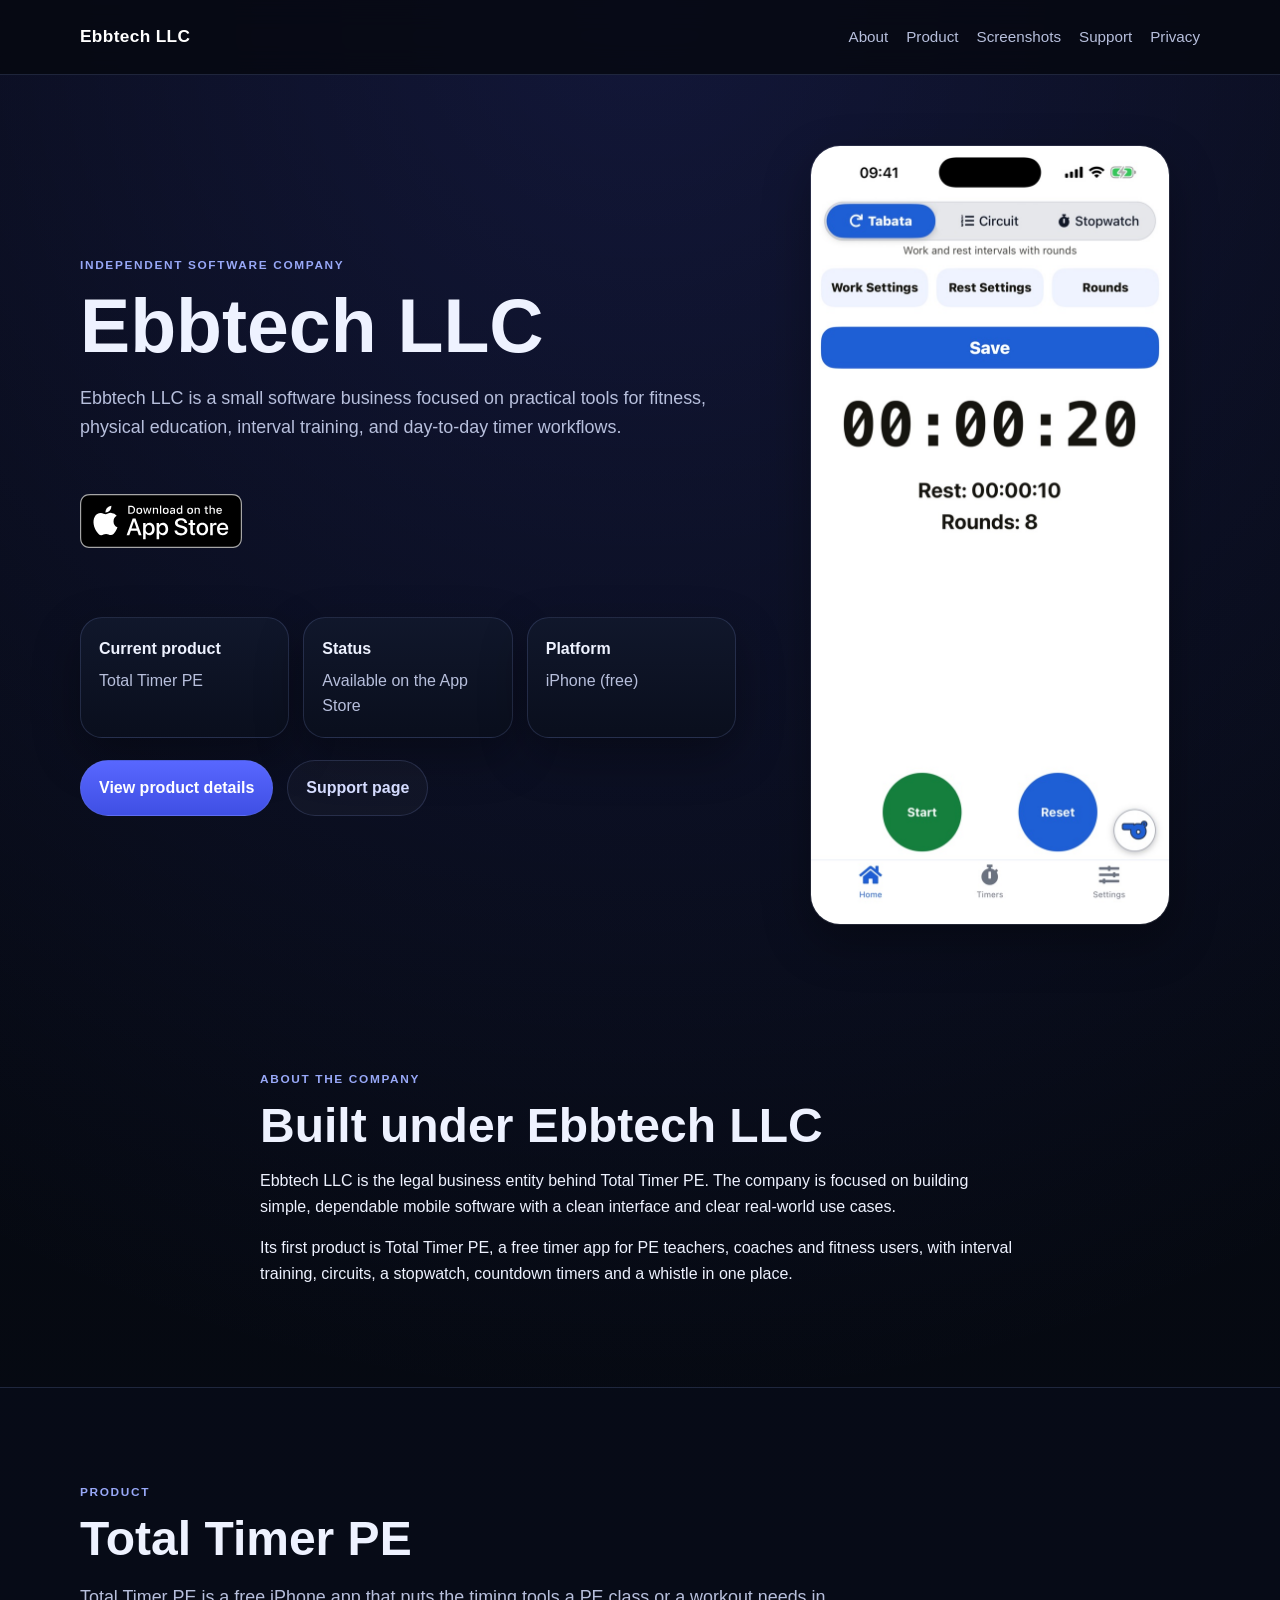
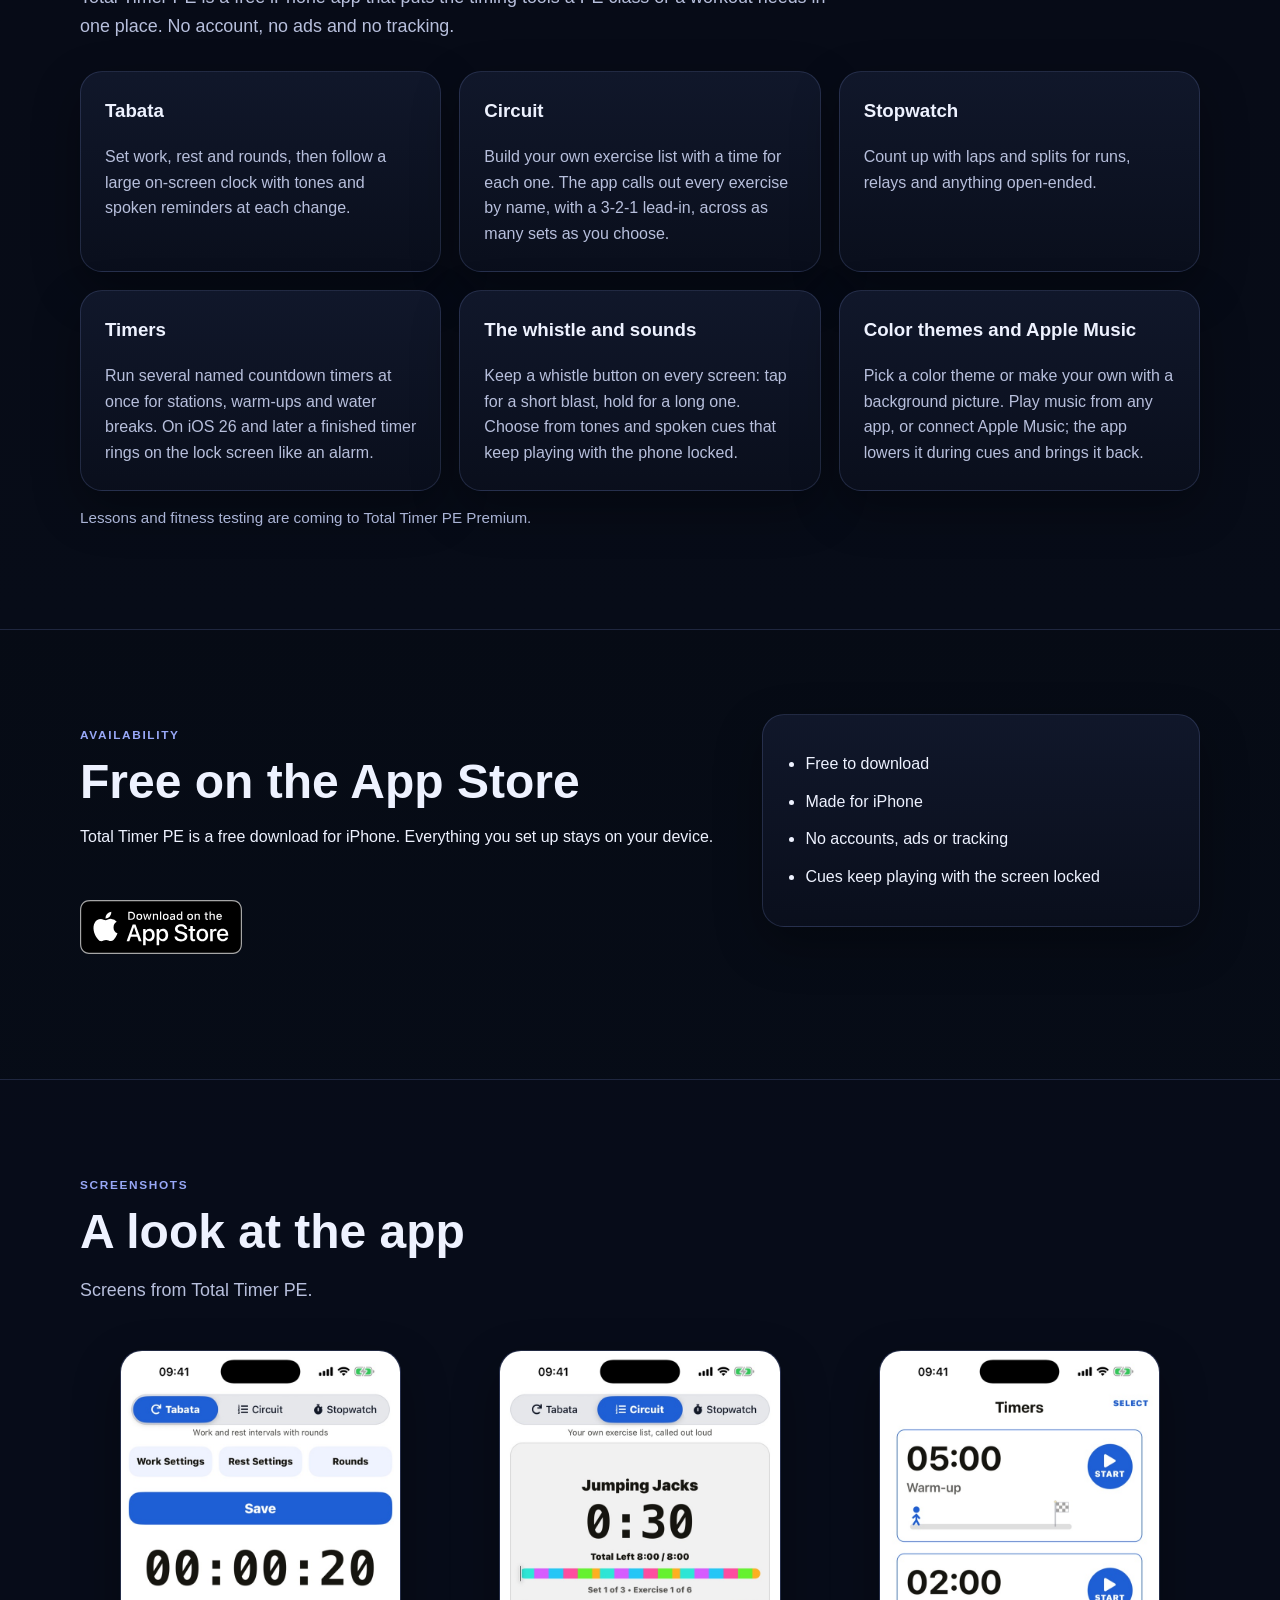
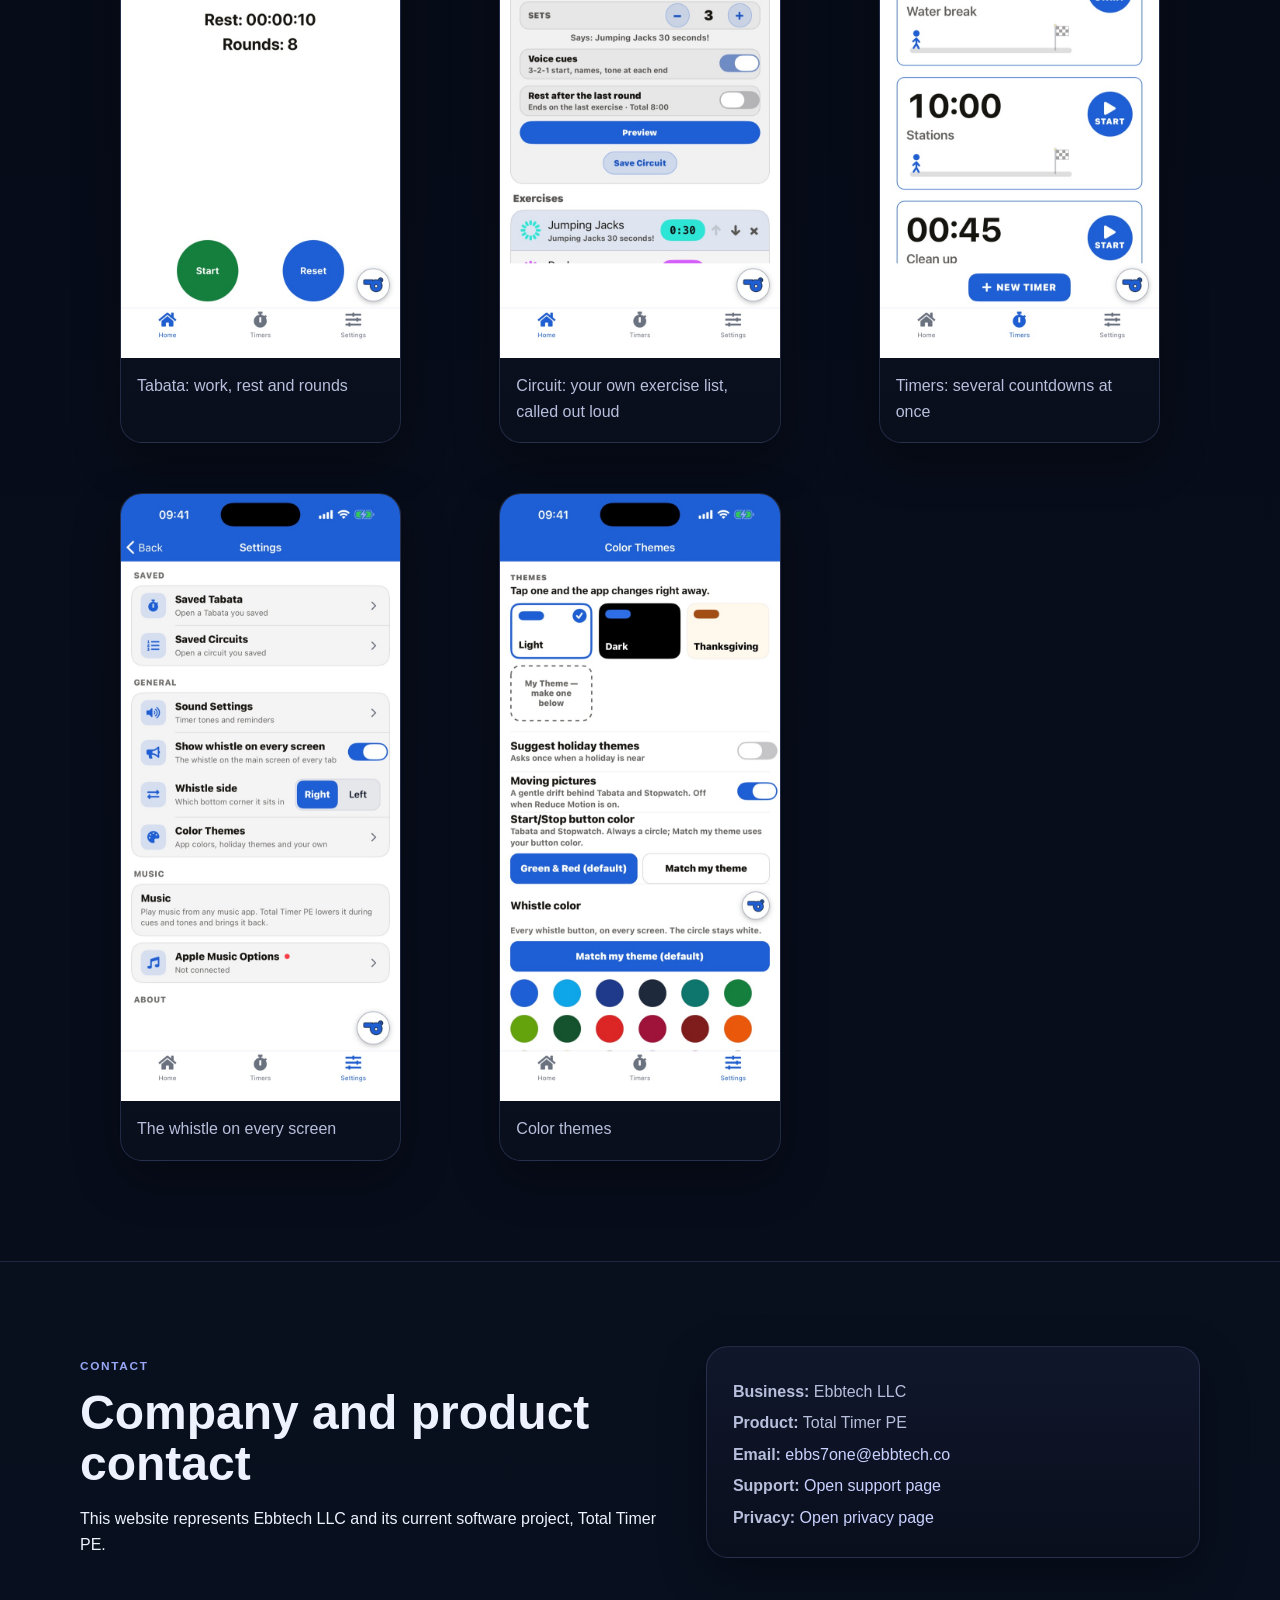
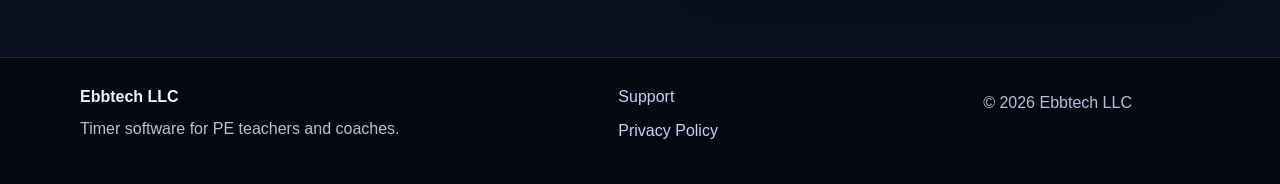
<file: site/index.html>
<!doctype html>
<html lang="en">
<head>
  <meta charset="UTF-8" />
  <meta name="viewport" content="width=device-width, initial-scale=1.0" />
  <title>Ebbtech LLC | Total Timer PE</title>
  <meta name="description" content="Ebbtech LLC makes Total Timer PE, a free iPhone timer app for PE teachers and coaches: Tabata, Circuit, Stopwatch, Timers and a whistle. Free on the App Store." />
  <link rel="stylesheet" href="styles.css" />
</head>
<body>
  <header class="site-header">
    <div class="container nav">
      <a class="brand" href="index.html">Ebbtech LLC</a>
      <nav>
        <a href="#about">About</a>
        <a href="#product">Product</a>
        <a href="#screenshots">Screenshots</a>
        <a href="support.html">Support</a>
        <a href="privacy.html">Privacy</a>
      </nav>
    </div>
  </header>

  <main>
    <section class="hero">
      <div class="container hero-grid">
        <div>
          <p class="eyebrow">Independent software company</p>
          <h1>Ebbtech LLC</h1>
          <p class="lead">
            Ebbtech LLC is a small software business focused on practical tools for fitness, physical education,
            interval training, and day-to-day timer workflows.
          </p>
          <a class="app-store-badge" href="https://apps.apple.com/app/id6764122848">
            <img src="assets/badges/download-on-the-app-store.svg" width="120" height="40" alt="Download on the App Store" />
          </a>
          <div class="status-card">
            <div>
              <strong>Current product</strong>
              <p>Total Timer PE</p>
            </div>
            <div>
              <strong>Status</strong>
              <p>Available on the App Store</p>
            </div>
            <div>
              <strong>Platform</strong>
              <p>iPhone (free)</p>
            </div>
          </div>
          <div class="button-row">
            <a class="button primary" href="#product">View product details</a>
            <a class="button secondary" href="support.html">Support page</a>
          </div>
        </div>
        <div class="hero-shot-wrap">
          <img class="hero-shot" src="assets/images/tabata.jpg" width="720" height="1564" alt="Total Timer PE Tabata screen with work, rest and rounds" />
        </div>
      </div>
    </section>

    <section id="about" class="section">
      <div class="container narrow">
        <p class="eyebrow">About the company</p>
        <h2>Built under Ebbtech LLC</h2>
        <p>
          Ebbtech LLC is the legal business entity behind Total Timer PE. The company is focused on building simple,
          dependable mobile software with a clean interface and clear real-world use cases.
        </p>
        <p>
          Its first product is Total Timer PE, a free timer app for PE teachers, coaches and fitness users, with
          interval training, circuits, a stopwatch, countdown timers and a whistle in one place.
        </p>
      </div>
    </section>

    <section id="product" class="section section-alt">
      <div class="container">
        <p class="eyebrow">Product</p>
        <h2>Total Timer PE</h2>
        <p class="section-intro">
          Total Timer PE is a free iPhone app that puts the timing tools a PE class or a workout needs in one place.
          No account, no ads and no tracking.
        </p>

        <div class="feature-grid">
          <article class="card">
            <h3>Tabata</h3>
            <p>
              Set work, rest and rounds, then follow a large on-screen clock with tones and spoken reminders at
              each change.
            </p>
          </article>
          <article class="card">
            <h3>Circuit</h3>
            <p>
              Build your own exercise list with a time for each one. The app calls out every exercise by name, with a
              3-2-1 lead-in, across as many sets as you choose.
            </p>
          </article>
          <article class="card">
            <h3>Stopwatch</h3>
            <p>
              Count up with laps and splits for runs, relays and anything open-ended.
            </p>
          </article>
          <article class="card">
            <h3>Timers</h3>
            <p>
              Run several named countdown timers at once for stations, warm-ups and water breaks. On iOS 26 and later a
              finished timer rings on the lock screen like an alarm.
            </p>
          </article>
          <article class="card">
            <h3>The whistle and sounds</h3>
            <p>
              Keep a whistle button on every screen: tap for a short blast, hold for a long one. Choose from tones and
              spoken cues that keep playing with the phone locked.
            </p>
          </article>
          <article class="card">
            <h3>Color themes and Apple Music</h3>
            <p>
              Pick a color theme or make your own with a background picture. Play music from any app, or connect
              Apple Music; the app lowers it during cues and brings it back.
            </p>
          </article>
        </div>

        <p class="note">Lessons and fitness testing are coming to Total Timer PE Premium.</p>
      </div>
    </section>

    <section class="section">
      <div class="container roadmap">
        <div>
          <p class="eyebrow">Availability</p>
          <h2>Free on the App Store</h2>
          <p>
            Total Timer PE is a free download for iPhone. Everything you set up stays on your device.
          </p>
          <a class="app-store-badge" href="https://apps.apple.com/app/id6764122848">
            <img src="assets/badges/download-on-the-app-store.svg" width="120" height="40" alt="Download on the App Store" />
          </a>
        </div>
        <ul class="checklist">
          <li>Free to download</li>
          <li>Made for iPhone</li>
          <li>No accounts, ads or tracking</li>
          <li>Cues keep playing with the screen locked</li>
        </ul>
      </div>
    </section>

    <section id="screenshots" class="section section-alt">
      <div class="container">
        <p class="eyebrow">Screenshots</p>
        <h2>A look at the app</h2>
        <p class="section-intro">
          Screens from Total Timer PE.
        </p>

        <div class="gallery">
          <figure class="shot-card">
            <img src="assets/images/tabata.jpg" width="720" height="1564" loading="lazy" alt="Tabata screen with work, rest and rounds settings" />
            <figcaption>Tabata: work, rest and rounds</figcaption>
          </figure>
          <figure class="shot-card">
            <img src="assets/images/circuit.jpg" width="720" height="1564" loading="lazy" alt="Circuit screen with an exercise list and a 30-second Jumping Jacks clock" />
            <figcaption>Circuit: your own exercise list, called out loud</figcaption>
          </figure>
          <figure class="shot-card">
            <img src="assets/images/timers.jpg" width="720" height="1564" loading="lazy" alt="Timers tab with four named countdown timers" />
            <figcaption>Timers: several countdowns at once</figcaption>
          </figure>
          <figure class="shot-card">
            <img src="assets/images/whistle-settings.jpg" width="720" height="1564" loading="lazy" alt="Settings screen with the whistle, saved workouts and music options" />
            <figcaption>The whistle on every screen</figcaption>
          </figure>
          <figure class="shot-card">
            <img src="assets/images/color-themes.jpg" width="720" height="1564" loading="lazy" alt="Color Themes screen with theme and whistle color choices" />
            <figcaption>Color themes</figcaption>
          </figure>
        </div>
      </div>
    </section>

    <section class="section">
      <div class="container contact-box">
        <div>
          <p class="eyebrow">Contact</p>
          <h2>Company and product contact</h2>
          <p>
            This website represents Ebbtech LLC and its current software project, Total Timer PE.
          </p>
        </div>
        <div class="contact-card">
          <p><strong>Business:</strong> Ebbtech LLC</p>
          <p><strong>Product:</strong> Total Timer PE</p>
          <p><strong>Email:</strong> <a href="mailto:ebbs7one@ebbtech.co">ebbs7one@ebbtech.co</a></p>
          <p><strong>Support:</strong> <a href="support.html">Open support page</a></p>
          <p><strong>Privacy:</strong> <a href="privacy.html">Open privacy page</a></p>
        </div>
      </div>
    </section>
  </main>

  <footer class="site-footer">
    <div class="container footer-grid">
      <div>
        <strong>Ebbtech LLC</strong>
        <p>Timer software for PE teachers and coaches.</p>
      </div>
      <div>
        <a href="support.html">Support</a>
        <a href="privacy.html">Privacy Policy</a>
      </div>
      <div>
        <p>&copy; <span id="year"></span> Ebbtech LLC</p>
      </div>
    </div>
  </footer>

  <script>
    document.getElementById('year').textContent = new Date().getFullYear();
  </script>
</body>
</html>
</file>
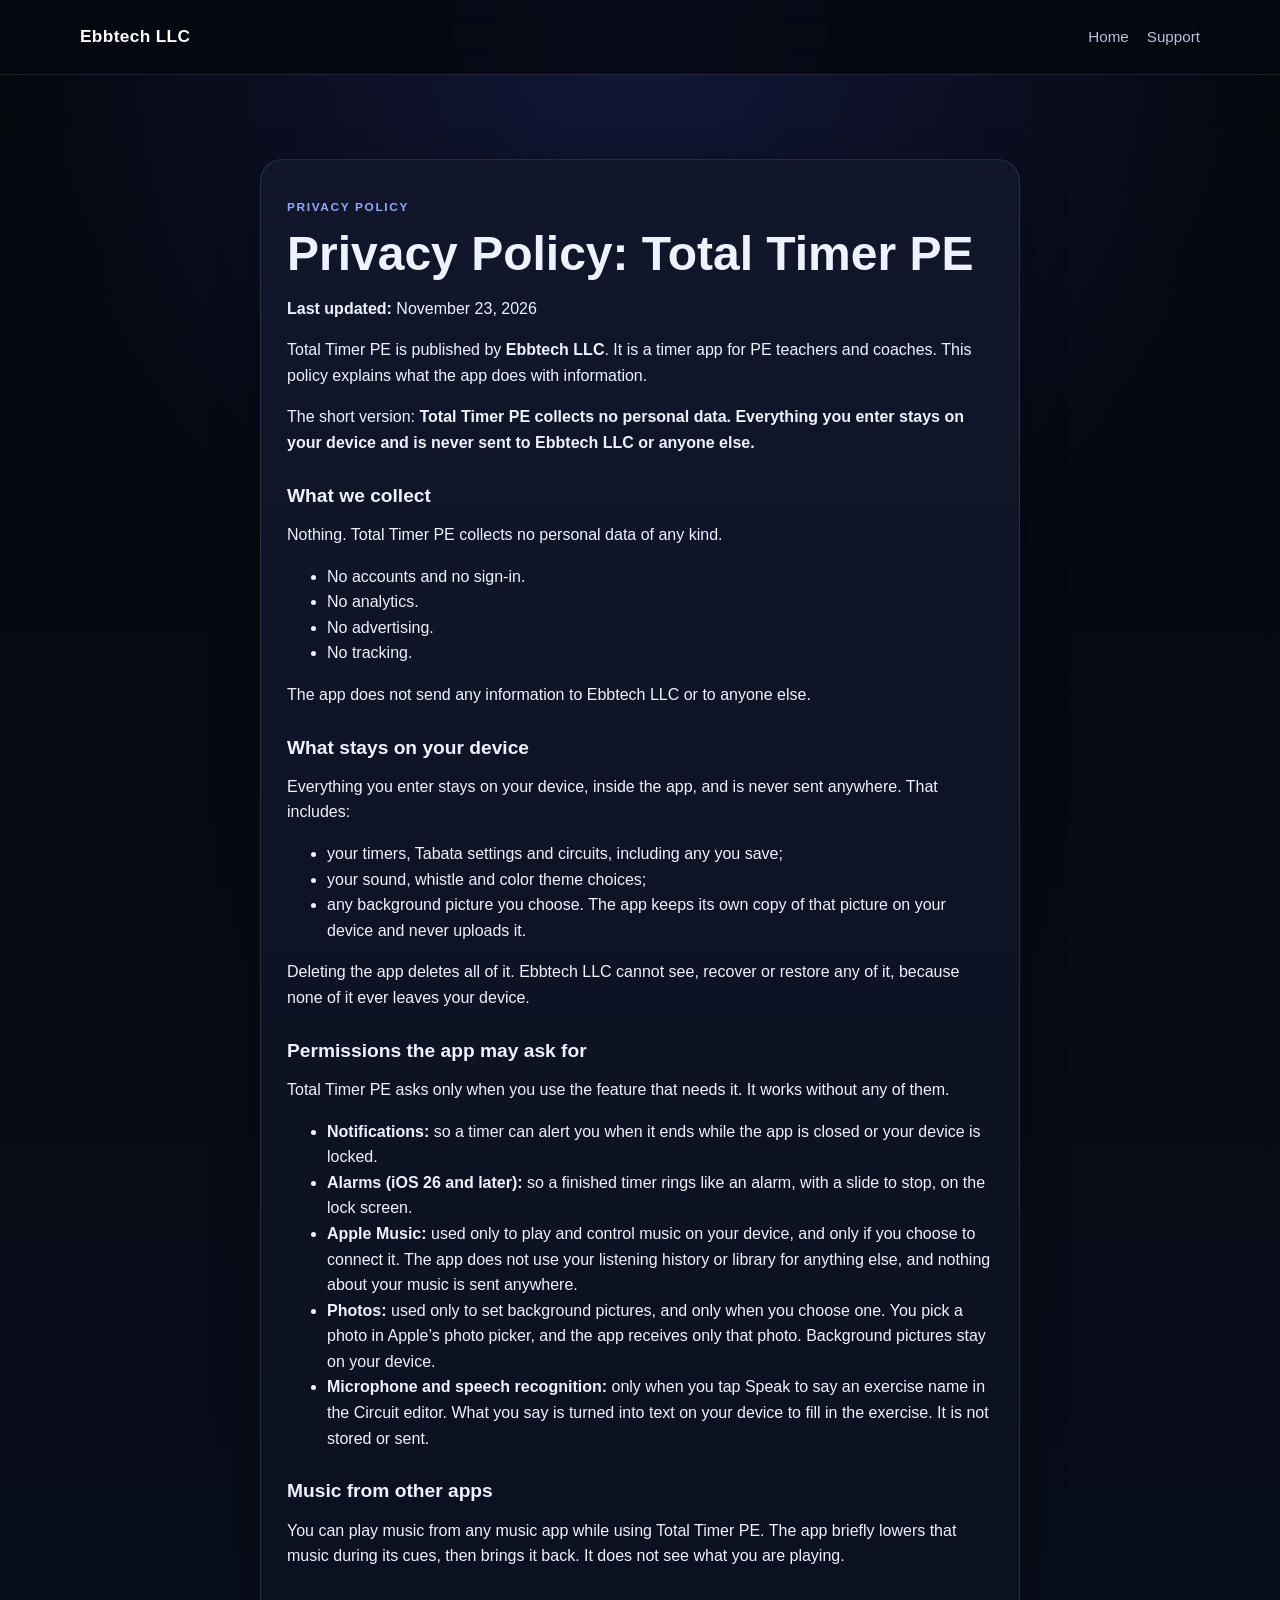
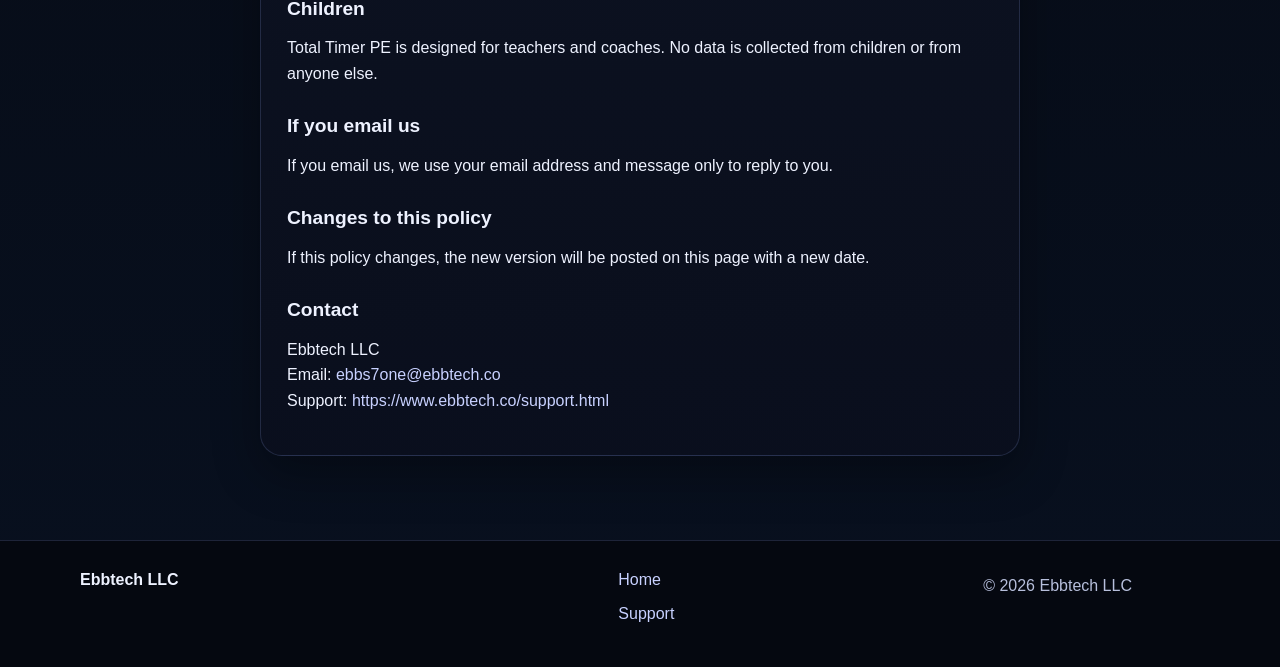
<file: site/privacy.html>
<!doctype html>
<html lang="en">
<head>
  <meta charset="UTF-8" />
  <meta name="viewport" content="width=device-width, initial-scale=1.0" />
  <title>Privacy Policy | Ebbtech LLC</title>
  <meta name="description" content="Privacy policy for Total Timer PE by Ebbtech LLC. The app collects no personal data." />
  <link rel="stylesheet" href="styles.css" />
</head>
<body>
  <header class="site-header">
    <div class="container nav">
      <a class="brand" href="index.html">Ebbtech LLC</a>
      <nav>
        <a href="index.html">Home</a>
        <a href="support.html">Support</a>
      </nav>
    </div>
  </header>

  <main class="section">
    <div class="container narrow legal-card">
      <p class="eyebrow">Privacy Policy</p>
      <h1>Privacy Policy: Total Timer PE</h1>
      <p><strong>Last updated:</strong> November 23, 2026</p>

      <p>
        Total Timer PE is published by <strong>Ebbtech LLC</strong>. It is a timer app for PE teachers and coaches.
        This policy explains what the app does with information.
      </p>
      <p>
        The short version: <strong>Total Timer PE collects no personal data. Everything you enter stays on your device
        and is never sent to Ebbtech LLC or anyone else.</strong>
      </p>

      <h2>What we collect</h2>
      <p>Nothing. Total Timer PE collects no personal data of any kind.</p>
      <ul>
        <li>No accounts and no sign-in.</li>
        <li>No analytics.</li>
        <li>No advertising.</li>
        <li>No tracking.</li>
      </ul>
      <p>The app does not send any information to Ebbtech LLC or to anyone else.</p>

      <h2>What stays on your device</h2>
      <p>Everything you enter stays on your device, inside the app, and is never sent anywhere. That includes:</p>
      <ul>
        <li>your timers, Tabata settings and circuits, including any you save;</li>
        <li>your sound, whistle and color theme choices;</li>
        <li>any background picture you choose. The app keeps its own copy of that picture on your device and never uploads it.</li>
      </ul>
      <p>
        Deleting the app deletes all of it. Ebbtech LLC cannot see, recover or restore any of it, because none of it
        ever leaves your device.
      </p>

      <h2>Permissions the app may ask for</h2>
      <p>Total Timer PE asks only when you use the feature that needs it. It works without any of them.</p>
      <ul>
        <li><strong>Notifications:</strong> so a timer can alert you when it ends while the app is closed or your device is locked.</li>
        <li><strong>Alarms (iOS 26 and later):</strong> so a finished timer rings like an alarm, with a slide to stop, on the lock screen.</li>
        <li><strong>Apple Music:</strong> used only to play and control music on your device, and only if you choose to connect it.
          The app does not use your listening history or library for anything else, and nothing about your music is sent anywhere.</li>
        <li><strong>Photos:</strong> used only to set background pictures, and only when you choose one. You pick a photo in
          Apple&rsquo;s photo picker, and the app receives only that photo. Background pictures stay on your device.</li>
        <li><strong>Microphone and speech recognition:</strong> only when you tap Speak to say an exercise name in the Circuit
          editor. What you say is turned into text on your device to fill in the exercise. It is not stored or sent.</li>
      </ul>

      <h2>Music from other apps</h2>
      <p>
        You can play music from any music app while using Total Timer PE. The app briefly lowers that music during its
        cues, then brings it back. It does not see what you are playing.
      </p>

      <h2>Children</h2>
      <p>
        Total Timer PE is designed for teachers and coaches. No data is collected from children or from anyone else.
      </p>

      <h2>If you email us</h2>
      <p>If you email us, we use your email address and message only to reply to you.</p>

      <h2>Changes to this policy</h2>
      <p>If this policy changes, the new version will be posted on this page with a new date.</p>

      <h2>Contact</h2>
      <p>
        Ebbtech LLC<br />
        Email: <a href="mailto:ebbs7one@ebbtech.co">ebbs7one@ebbtech.co</a><br />
        Support: <a href="support.html">https://www.ebbtech.co/support.html</a>
      </p>
    </div>
  </main>

  <footer class="site-footer">
    <div class="container footer-grid">
      <div><strong>Ebbtech LLC</strong></div>
      <div>
        <a href="index.html">Home</a>
        <a href="support.html">Support</a>
      </div>
      <div><p>&copy; <span id="year"></span> Ebbtech LLC</p></div>
    </div>
  </footer>

  <script>
    document.getElementById('year').textContent = new Date().getFullYear();
  </script>
</body>
</html>
</file>
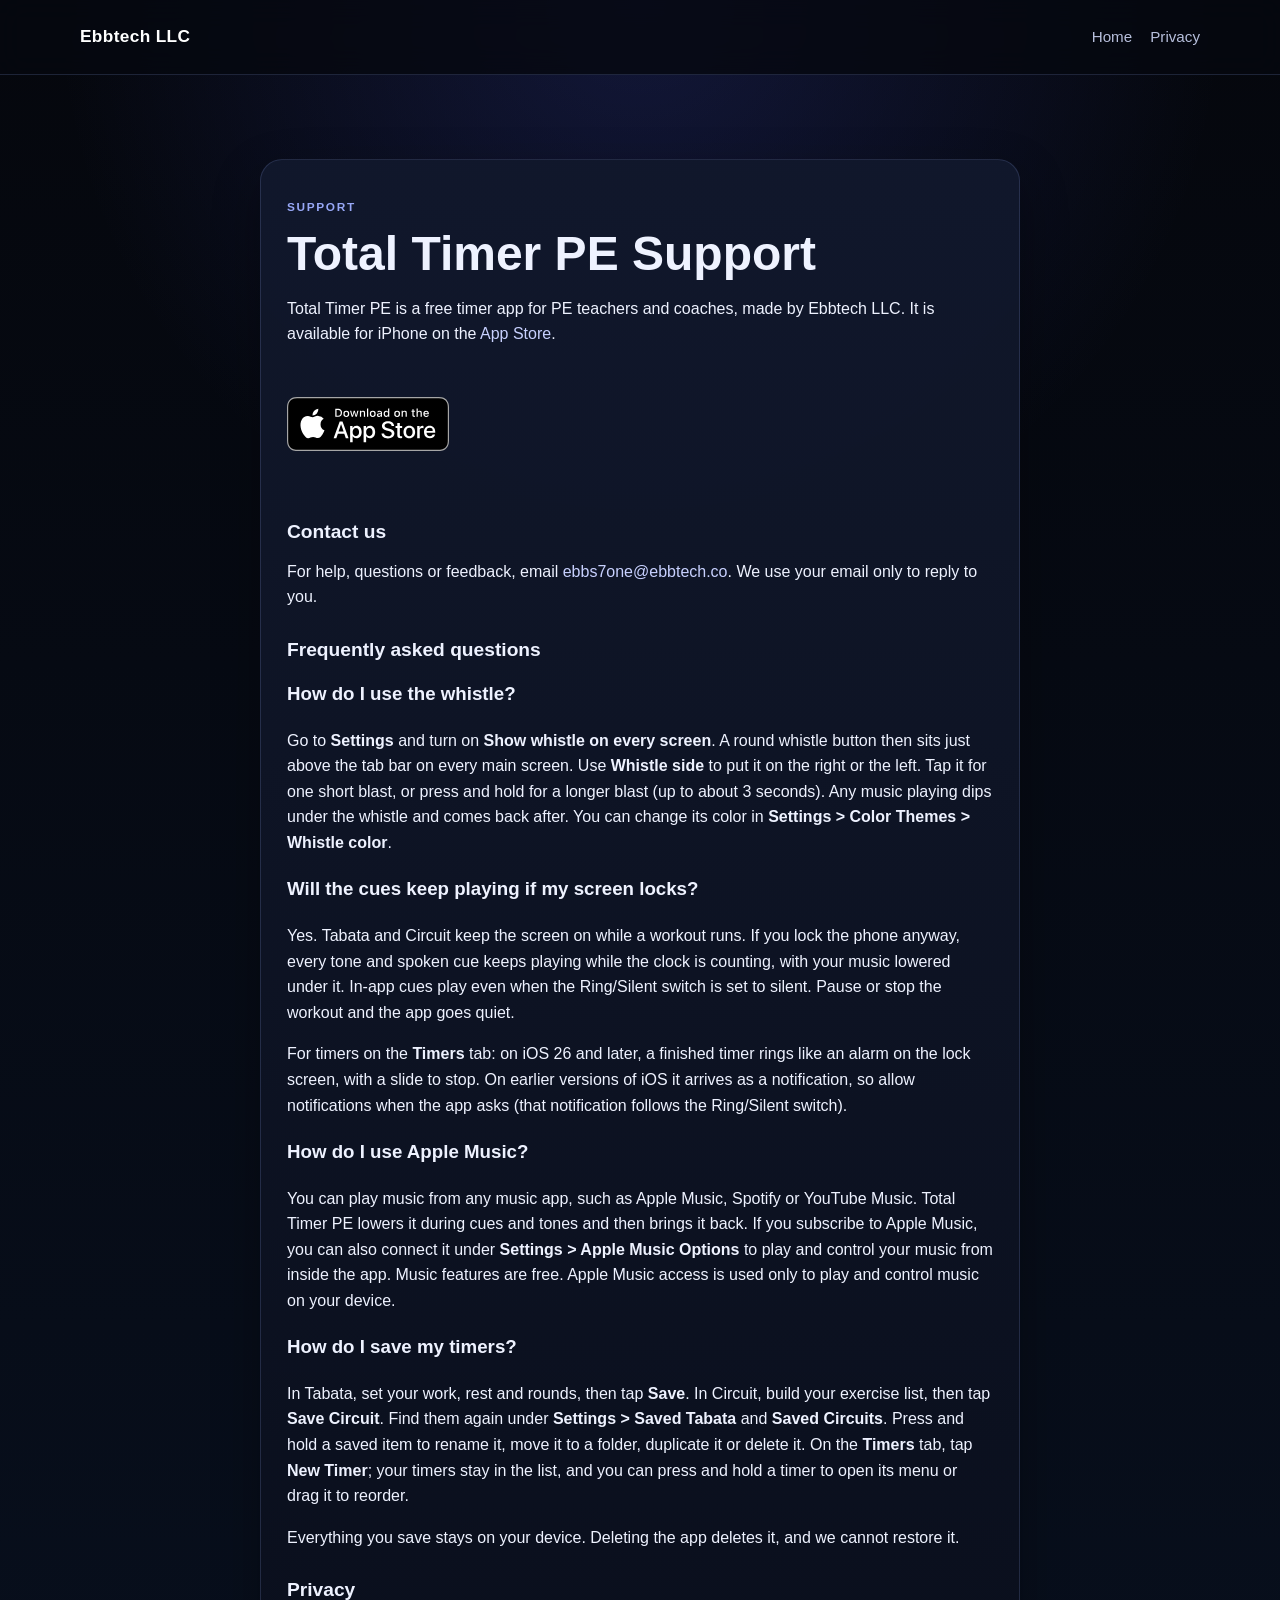
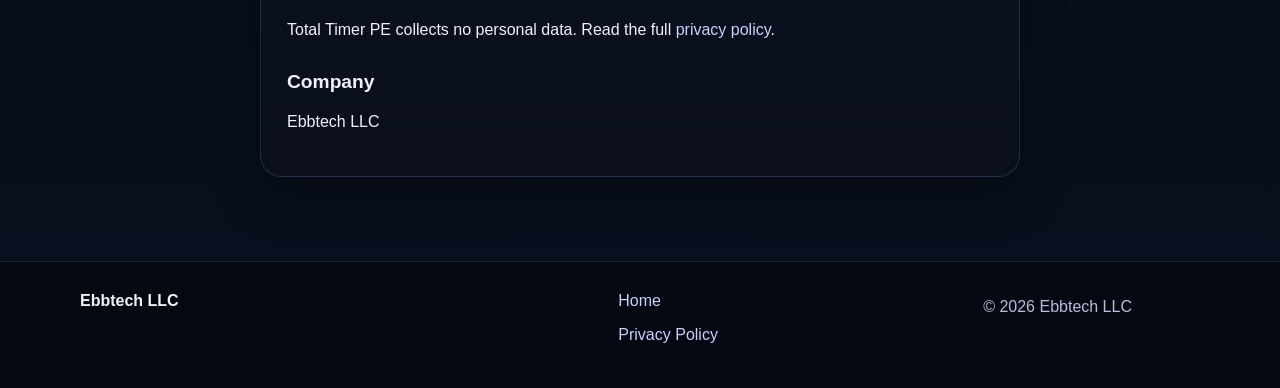
<file: site/support.html>
<!doctype html>
<html lang="en">
<head>
  <meta charset="UTF-8" />
  <meta name="viewport" content="width=device-width, initial-scale=1.0" />
  <title>Support | Ebbtech LLC</title>
  <meta name="description" content="Support and FAQ for Total Timer PE, a free timer app by Ebbtech LLC." />
  <link rel="stylesheet" href="styles.css" />
</head>
<body>
  <header class="site-header">
    <div class="container nav">
      <a class="brand" href="index.html">Ebbtech LLC</a>
      <nav>
        <a href="index.html">Home</a>
        <a href="privacy.html">Privacy</a>
      </nav>
    </div>
  </header>

  <main class="section">
    <div class="container narrow legal-card">
      <p class="eyebrow">Support</p>
      <h1>Total Timer PE Support</h1>
      <p>
        Total Timer PE is a free timer app for PE teachers and coaches, made by Ebbtech LLC.
        It is available for iPhone on the
        <a href="https://apps.apple.com/app/id6764122848">App Store</a>.
      </p>
      <a class="app-store-badge" href="https://apps.apple.com/app/id6764122848">
        <img src="assets/badges/download-on-the-app-store.svg" width="120" height="40" alt="Download on the App Store" />
      </a>

      <h2>Contact us</h2>
      <p>
        For help, questions or feedback, email
        <a href="mailto:ebbs7one@ebbtech.co">ebbs7one@ebbtech.co</a>.
        We use your email only to reply to you.
      </p>

      <h2>Frequently asked questions</h2>

      <h3>How do I use the whistle?</h3>
      <p>
        Go to <strong>Settings</strong> and turn on <strong>Show whistle on every screen</strong>. A round whistle button
        then sits just above the tab bar on every main screen. Use <strong>Whistle side</strong> to put it on the right or
        the left. Tap it for one short blast, or press and hold for a longer blast (up to about 3 seconds). Any music
        playing dips under the whistle and comes back after. You can change its color in
        <strong>Settings &gt; Color Themes &gt; Whistle color</strong>.
      </p>

      <h3>Will the cues keep playing if my screen locks?</h3>
      <p>
        Yes. Tabata and Circuit keep the screen on while a workout runs. If you lock the phone anyway, every tone and
        spoken cue keeps playing while the clock is counting, with your music lowered under it. In-app cues play even
        when the Ring/Silent switch is set to silent. Pause or stop the workout and the app goes quiet.
      </p>
      <p>
        For timers on the <strong>Timers</strong> tab: on iOS 26 and later, a finished timer rings like an alarm on the
        lock screen, with a slide to stop. On earlier versions of iOS it arrives as a notification, so allow notifications
        when the app asks (that notification follows the Ring/Silent switch).
      </p>

      <h3>How do I use Apple Music?</h3>
      <p>
        You can play music from any music app, such as Apple Music, Spotify or YouTube Music. Total Timer PE lowers it
        during cues and tones and then brings it back. If you subscribe to Apple Music, you can also connect it under
        <strong>Settings &gt; Apple Music Options</strong> to play and control your music from inside the app. Music
        features are free. Apple Music access is used only to play and control music on your device.
      </p>

      <h3>How do I save my timers?</h3>
      <p>
        In Tabata, set your work, rest and rounds, then tap <strong>Save</strong>. In Circuit, build your exercise list,
        then tap <strong>Save Circuit</strong>. Find them again under <strong>Settings &gt; Saved Tabata</strong> and
        <strong>Saved Circuits</strong>. Press and hold a saved item to rename it, move it to a folder, duplicate it or
        delete it. On the <strong>Timers</strong> tab, tap <strong>New Timer</strong>; your timers stay in the list, and
        you can press and hold a timer to open its menu or drag it to reorder.
      </p>
      <p>
        Everything you save stays on your device. Deleting the app deletes it, and we cannot restore it.
      </p>

      <h2>Privacy</h2>
      <p>
        Total Timer PE collects no personal data. Read the full <a href="privacy.html">privacy policy</a>.
      </p>

      <h2>Company</h2>
      <p>Ebbtech LLC</p>
    </div>
  </main>

  <footer class="site-footer">
    <div class="container footer-grid">
      <div><strong>Ebbtech LLC</strong></div>
      <div>
        <a href="index.html">Home</a>
        <a href="privacy.html">Privacy Policy</a>
      </div>
      <div><p>&copy; <span id="year"></span> Ebbtech LLC</p></div>
    </div>
  </footer>

  <script>
    document.getElementById('year').textContent = new Date().getFullYear();
  </script>
</body>
</html>
</file>
<file: site/styles.css>
:root {
  --bg: #060913;
  --bg-alt: #0d1324;
  --panel: rgba(18, 26, 49, 0.9);
  --panel-2: rgba(12, 17, 31, 0.92);
  --text: #eef2ff;
  --muted: #b7bfdc;
  --line: rgba(118, 136, 201, 0.22);
  --accent: #4f5fff;
  --accent-2: #203f7a;
  --shadow: 0 18px 48px rgba(0, 0, 0, 0.32);
  --radius: 22px;
}

* { box-sizing: border-box; }
html { scroll-behavior: smooth; }
body {
  margin: 0;
  font-family: Inter, Arial, Helvetica, sans-serif;
  background:
    radial-gradient(circle at top, rgba(79, 95, 255, 0.18), transparent 28%),
    linear-gradient(180deg, #05070d 0%, #08101f 100%);
  color: var(--text);
  line-height: 1.6;
}
img { max-width: 100%; display: block; }
a { color: #c8d1ff; text-decoration: none; }
a:hover { text-decoration: underline; }

.container {
  width: min(1120px, calc(100% - 32px));
  margin: 0 auto;
}
.narrow {
  width: min(760px, calc(100% - 32px));
  margin: 0 auto;
}
.section {
  padding: 84px 0;
}
.section-alt {
  background: rgba(8, 13, 26, 0.58);
  border-top: 1px solid var(--line);
  border-bottom: 1px solid var(--line);
}
.eyebrow {
  text-transform: uppercase;
  letter-spacing: 0.14em;
  font-size: 0.74rem;
  color: #98a8f7;
  margin-bottom: 12px;
  font-weight: 700;
}

.site-header {
  position: sticky;
  top: 0;
  z-index: 100;
  background: rgba(5, 8, 15, 0.8);
  backdrop-filter: blur(14px);
  border-bottom: 1px solid var(--line);
}
.nav {
  display: flex;
  align-items: center;
  justify-content: space-between;
  gap: 20px;
  min-height: 74px;
}
.brand {
  color: #fff;
  font-weight: 800;
  font-size: 1.08rem;
  letter-spacing: 0.02em;
}
.nav nav {
  display: flex;
  gap: 18px;
  flex-wrap: wrap;
}
.nav nav a {
  color: var(--muted);
  font-size: 0.95rem;
}

.hero {
  padding: 70px 0 50px;
}
.hero-grid {
  display: grid;
  grid-template-columns: 1.25fr 0.8fr;
  gap: 44px;
  align-items: center;
}
.hero h1,
.section h2,
.legal-card h1 {
  margin: 0 0 16px;
  line-height: 1.06;
}
.hero h1 { font-size: clamp(2.6rem, 6vw, 4.7rem); }
.section h2,
.legal-card h1 { font-size: clamp(1.9rem, 4.2vw, 3rem); }
.lead,
.section-intro {
  font-size: 1.12rem;
  color: var(--muted);
  max-width: 760px;
}
.hero-shot-wrap {
  display: flex;
  justify-content: center;
}
.hero-shot {
  width: min(360px, 100%);
  height: auto;
  border-radius: 30px;
  border: 1px solid rgba(255,255,255,0.1);
  box-shadow: var(--shadow);
}
.status-card {
  display: grid;
  grid-template-columns: repeat(3, 1fr);
  gap: 14px;
  margin: 28px 0 22px;
}
.status-card > div,
.card,
.contact-card,
.legal-card,
.shot-card {
  background: linear-gradient(180deg, rgba(17, 24, 44, 0.96), rgba(10, 15, 29, 0.97));
  border: 1px solid var(--line);
  border-radius: var(--radius);
  box-shadow: var(--shadow);
}
.status-card > div {
  padding: 18px;
}
.status-card p,
.contact-card p { margin: 6px 0 0; color: var(--muted); }
.button-row {
  display: flex;
  gap: 14px;
  flex-wrap: wrap;
  margin: 22px 0 10px;
}
.button {
  display: inline-flex;
  align-items: center;
  justify-content: center;
  padding: 14px 18px;
  border-radius: 999px;
  font-weight: 700;
  border: 1px solid var(--line);
}
.button.primary {
  background: linear-gradient(180deg, #5867ff, #3f4fe4);
  color: white;
}
.button.secondary {
  background: rgba(255,255,255,0.03);
  color: #d5dcff;
}
.note,
.small-note {
  color: #aab4d6;
  font-size: 0.95rem;
}

.feature-grid {
  display: grid;
  grid-template-columns: repeat(3, minmax(0, 1fr));
  gap: 18px;
  margin-top: 30px;
}
.card {
  padding: 24px;
}
.card h3 { margin-top: 0; }
.card p { margin-bottom: 0; color: var(--muted); }

.roadmap {
  display: grid;
  grid-template-columns: 1.2fr 0.8fr;
  gap: 26px;
  align-items: start;
}
.checklist {
  margin: 0;
  padding: 24px 24px 24px 42px;
  background: linear-gradient(180deg, rgba(17, 24, 44, 0.96), rgba(10, 15, 29, 0.97));
  border: 1px solid var(--line);
  border-radius: var(--radius);
  box-shadow: var(--shadow);
}
.checklist li { margin: 12px 0; }

.gallery {
  display: grid;
  grid-template-columns: repeat(3, minmax(0, 1fr));
  gap: 18px;
  margin-top: 30px;
}
.shot-card {
  overflow: hidden;
}
.shot-card img {
  width: 100%;
  height: auto;
  aspect-ratio: 720 / 1564;
  object-fit: cover;
  background: #06080f;
}
.shot-card figcaption {
  padding: 15px 16px 18px;
  color: var(--muted);
}

.contact-box {
  display: grid;
  grid-template-columns: 1.1fr 0.9fr;
  gap: 22px;
  align-items: start;
}
.contact-card,
.legal-card {
  padding: 26px;
}
.legal-card h2 { margin-top: 30px; font-size: 1.2rem; }

.site-footer {
  padding: 26px 0 40px;
  border-top: 1px solid var(--line);
  background: rgba(5, 8, 15, 0.86);
}
.footer-grid {
  display: grid;
  grid-template-columns: 1.2fr 0.8fr 0.5fr;
  gap: 18px;
  align-items: start;
}
.footer-grid div:nth-child(2) {
  display: flex;
  flex-direction: column;
  gap: 8px;
}
.footer-grid p { color: var(--muted); margin: 6px 0 0; }

@media (max-width: 960px) {
  .hero-grid,
  .roadmap,
  .contact-box,
  .footer-grid,
  .feature-grid,
  .gallery,
  .status-card {
    grid-template-columns: 1fr;
  }
  .hero {
    padding-top: 42px;
  }
}

@media (max-width: 640px) {
  .nav {
    padding: 12px 0;
    align-items: flex-start;
    flex-direction: column;
  }
  .nav nav {
    gap: 12px;
  }
  .section {
    padding: 64px 0;
  }
  .button-row {
    flex-direction: column;
  }
  .button {
    width: 100%;
  }
}

/* Apple "Download on the App Store" badge: shown unaltered, at least 40px tall,
   with clear space of at least a quarter of its height on every side. */
.app-store-badge {
  display: inline-block;
  margin: 20px 0;
  padding: 14px 0;
  line-height: 0;
}
.app-store-badge img {
  width: auto;
  height: 54px;
}
.app-store-badge:hover { text-decoration: none; }
</file>
